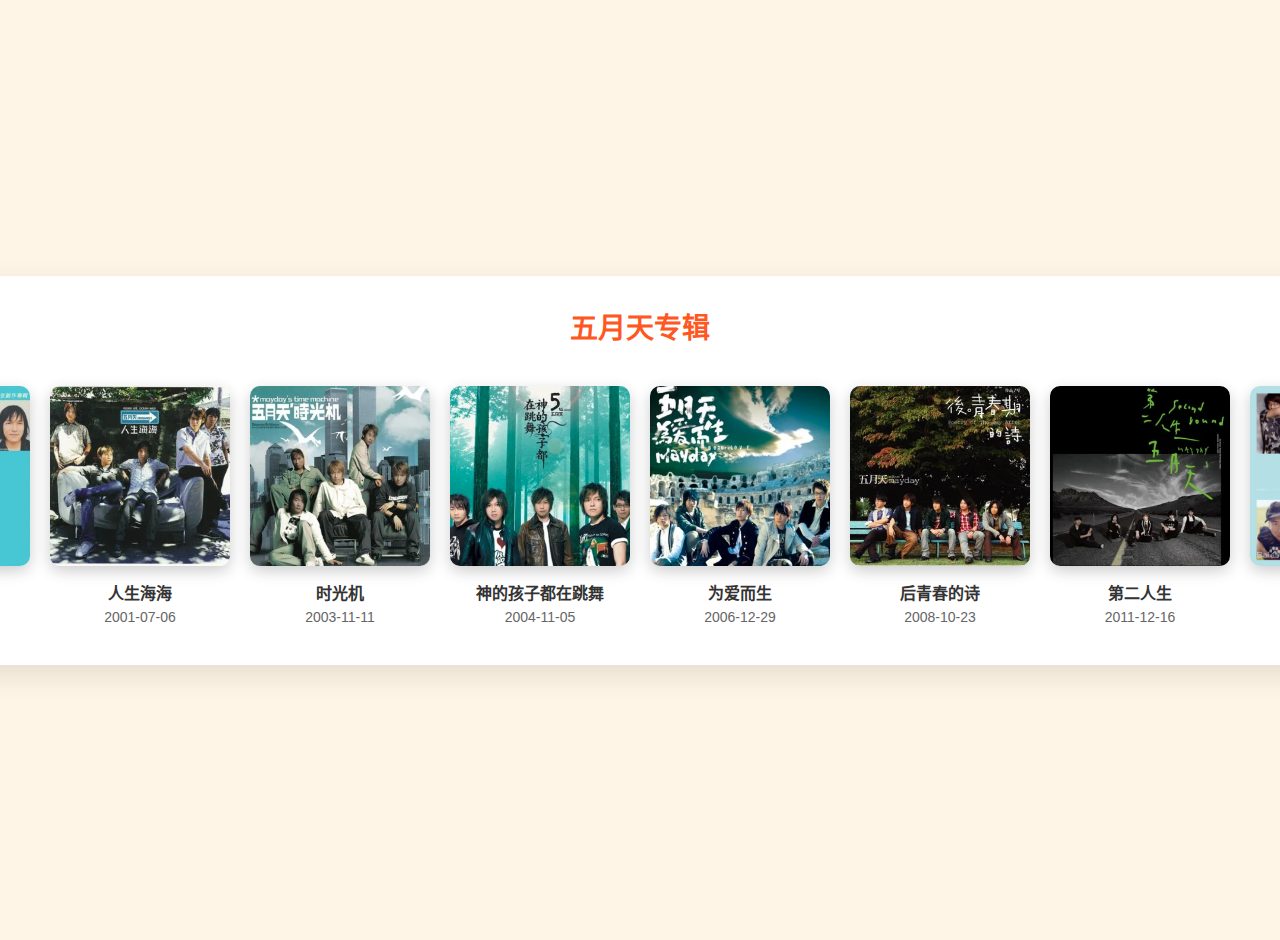
<file: albums-only.html>
<!DOCTYPE html>
<html lang="zh-CN">
<head>
    <meta charset="UTF-8">
    <meta name="viewport" content="width=device-width, initial-scale=1.0, maximum-scale=1.0, user-scalable=no">
    <title>五月天专辑展示</title>
    <link rel="stylesheet" href="styles.css">
    <style>
        /* 复制必要的样式 */
        body {
            font-family: 'Microsoft YaHei', Arial, sans-serif;
            background-color: #fff5e6;
            color: #333;
            margin: 0;
            padding: 20px;
        }
        
        .container {
            width: 100%;
            max-width: 1200px;
            margin: 0 auto;
        }
        
        .album-showcase {
            background-color: white;
            border-radius: 20px;
            padding: 30px;
            box-shadow: 0 10px 30px rgba(0, 0, 0, 0.1);
        }
        
        .showcase-title {
            text-align: center;
            color: #ff5722;
            font-size: 28px;
            margin-bottom: 30px;
        }
        
        .album-scroll-container {
            overflow-x: auto;
            -webkit-overflow-scrolling: touch;
            scroll-behavior: smooth;
        }
        
        .album-track {
            display: flex;
            gap: 20px;
            padding: 10px 0;
        }
        
        .album-item {
            min-width: 180px;
            text-align: center;
            cursor: pointer;
            transition: transform 0.3s ease;
        }
        
        .album-item:hover {
            transform: translateY(-10px);
        }
        
        .album-cover {
            width: 180px;
            height: 180px;
            border-radius: 10px;
            box-shadow: 0 5px 15px rgba(0, 0, 0, 0.2);
            margin-bottom: 10px;
        }
        
        .album-name {
            font-size: 16px;
            font-weight: bold;
            margin-bottom: 5px;
        }
        
        .album-date {
            font-size: 14px;
            color: #666;
        }
        
        /* 隐藏滚动条但保留功能 */
        .album-scroll-container::-webkit-scrollbar {
            height: 6px;
        }
        
        .album-scroll-container::-webkit-scrollbar-track {
            background: #f1f1f1;
            border-radius: 3px;
        }
        
        .album-scroll-container::-webkit-scrollbar-thumb {
            background: #ff5722;
            border-radius: 3px;
        }
        
        .album-scroll-container::-webkit-scrollbar-thumb:hover {
            background: #e64a19;
        }
    </style>
</head>
<body>
    <div class="container">
        <!-- 专辑封面展示区 - 直接显示，不隐藏 -->
        <div class="album-showcase" id="album-showcase">
            <h3 class="showcase-title">五月天专辑</h3>
            <div class="album-scroll-container">
                <div class="album-track" id="album-track">
                    <!-- 静态添加专辑项 -->
                    <div class="album-item">
                        <img src="images/第一张创作专辑 1999-07-07.png" alt="第一张创作专辑" class="album-cover">
                        <div class="album-name">第一张创作专辑</div>
                        <div class="album-date">1999-07-07</div>
                    </div>
                    <div class="album-item">
                        <img src="images/爱情万岁 2000-07-07.png" alt="爱情万岁" class="album-cover">
                        <div class="album-name">爱情万岁</div>
                        <div class="album-date">2000-07-07</div>
                    </div>
                    <div class="album-item">
                        <img src="images/人生海海 2001-07-06.png" alt="人生海海" class="album-cover">
                        <div class="album-name">人生海海</div>
                        <div class="album-date">2001-07-06</div>
                    </div>
                    <div class="album-item">
                        <img src="images/时光机 2003-11-11.png" alt="时光机" class="album-cover">
                        <div class="album-name">时光机</div>
                        <div class="album-date">2003-11-11</div>
                    </div>
                    <div class="album-item">
                        <img src="images/神的孩子都在跳舞 2004-11-05.png" alt="神的孩子都在跳舞" class="album-cover">
                        <div class="album-name">神的孩子都在跳舞</div>
                        <div class="album-date">2004-11-05</div>
                    </div>
                    <div class="album-item">
                        <img src="images/为爱而生 2006-12-29.png" alt="为爱而生" class="album-cover">
                        <div class="album-name">为爱而生</div>
                        <div class="album-date">2006-12-29</div>
                    </div>
                    <div class="album-item">
                        <img src="images/后青春的诗 2008-10-23.png" alt="后青春的诗" class="album-cover">
                        <div class="album-name">后青春的诗</div>
                        <div class="album-date">2008-10-23</div>
                    </div>
                    <div class="album-item">
                        <img src="images/第二人生 2011-12-16.png" alt="第二人生" class="album-cover">
                        <div class="album-name">第二人生</div>
                        <div class="album-date">2011-12-16</div>
                    </div>
                    <div class="album-item">
                        <img src="images/自选作品集 2013-12-30.png" alt="自选作品集" class="album-cover">
                        <div class="album-name">自选作品集</div>
                        <div class="album-date">2013-12-30</div>
                    </div>
                    <div class="album-item">
                        <img src="images/自传 2016-07-21.png" alt="自传" class="album-cover">
                        <div class="album-name">自传</div>
                        <div class="album-date">2016-07-21</div>
                    </div>
                </div>
            </div>
        </div>
    </div>
    
    <script>
        // 添加简单的点击效果
        document.querySelectorAll('.album-item').forEach(item => {
            item.addEventListener('click', () => {
                alert(`你点击了专辑：${item.querySelector('.album-name').textContent}`);
            });
        });
    </script>
</body>
</html>
</file>
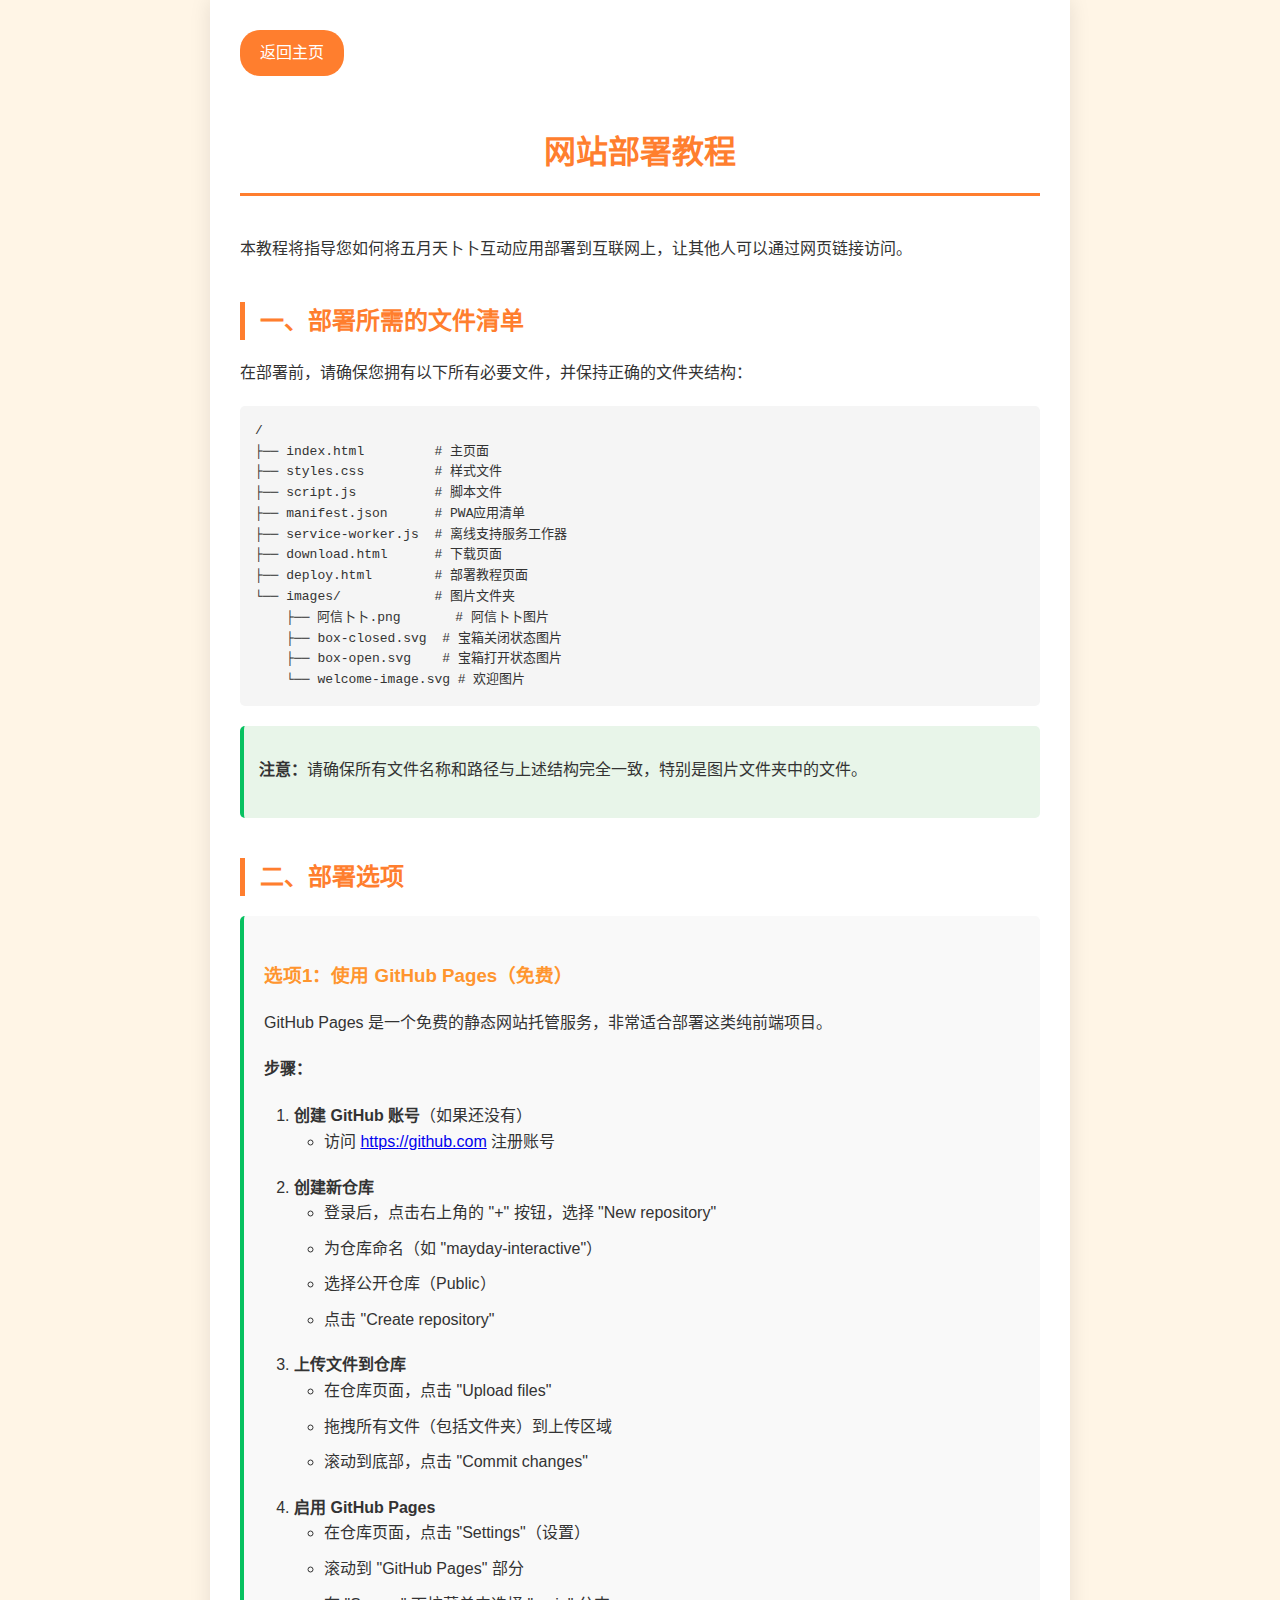
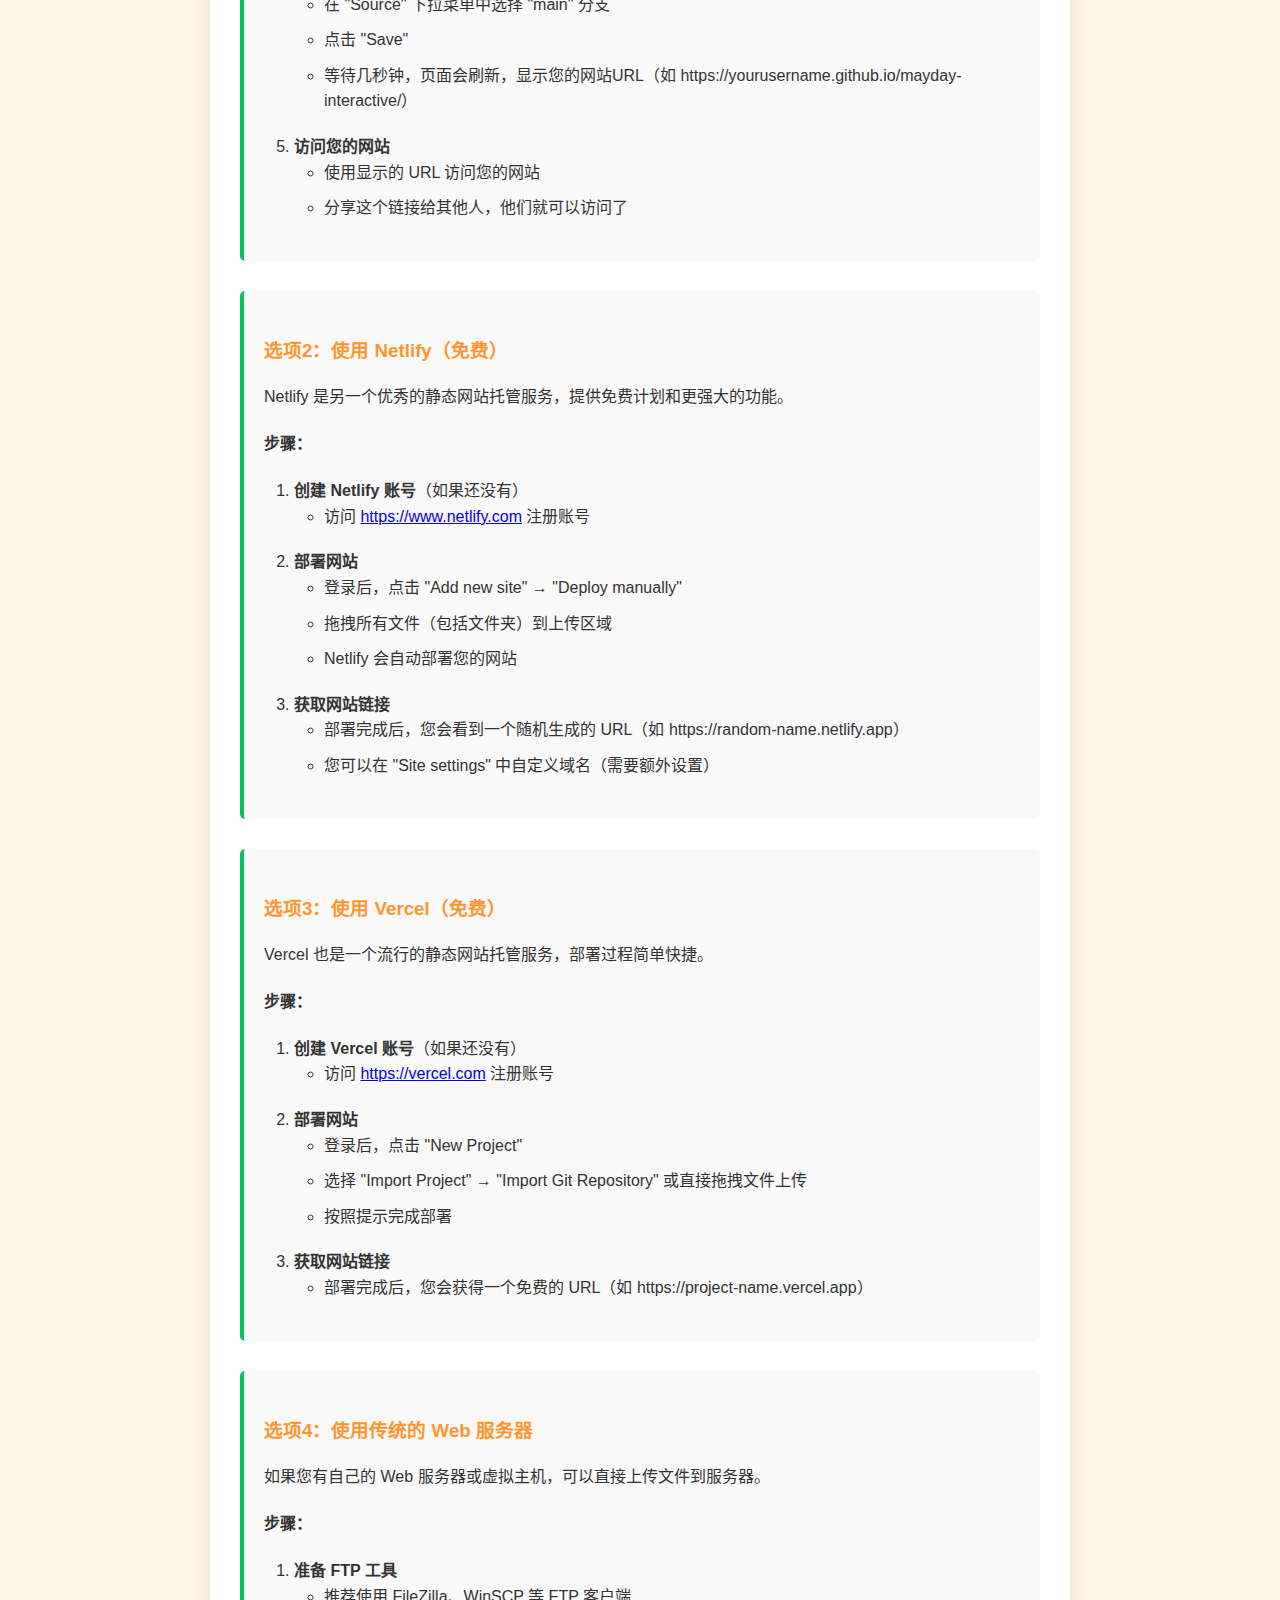
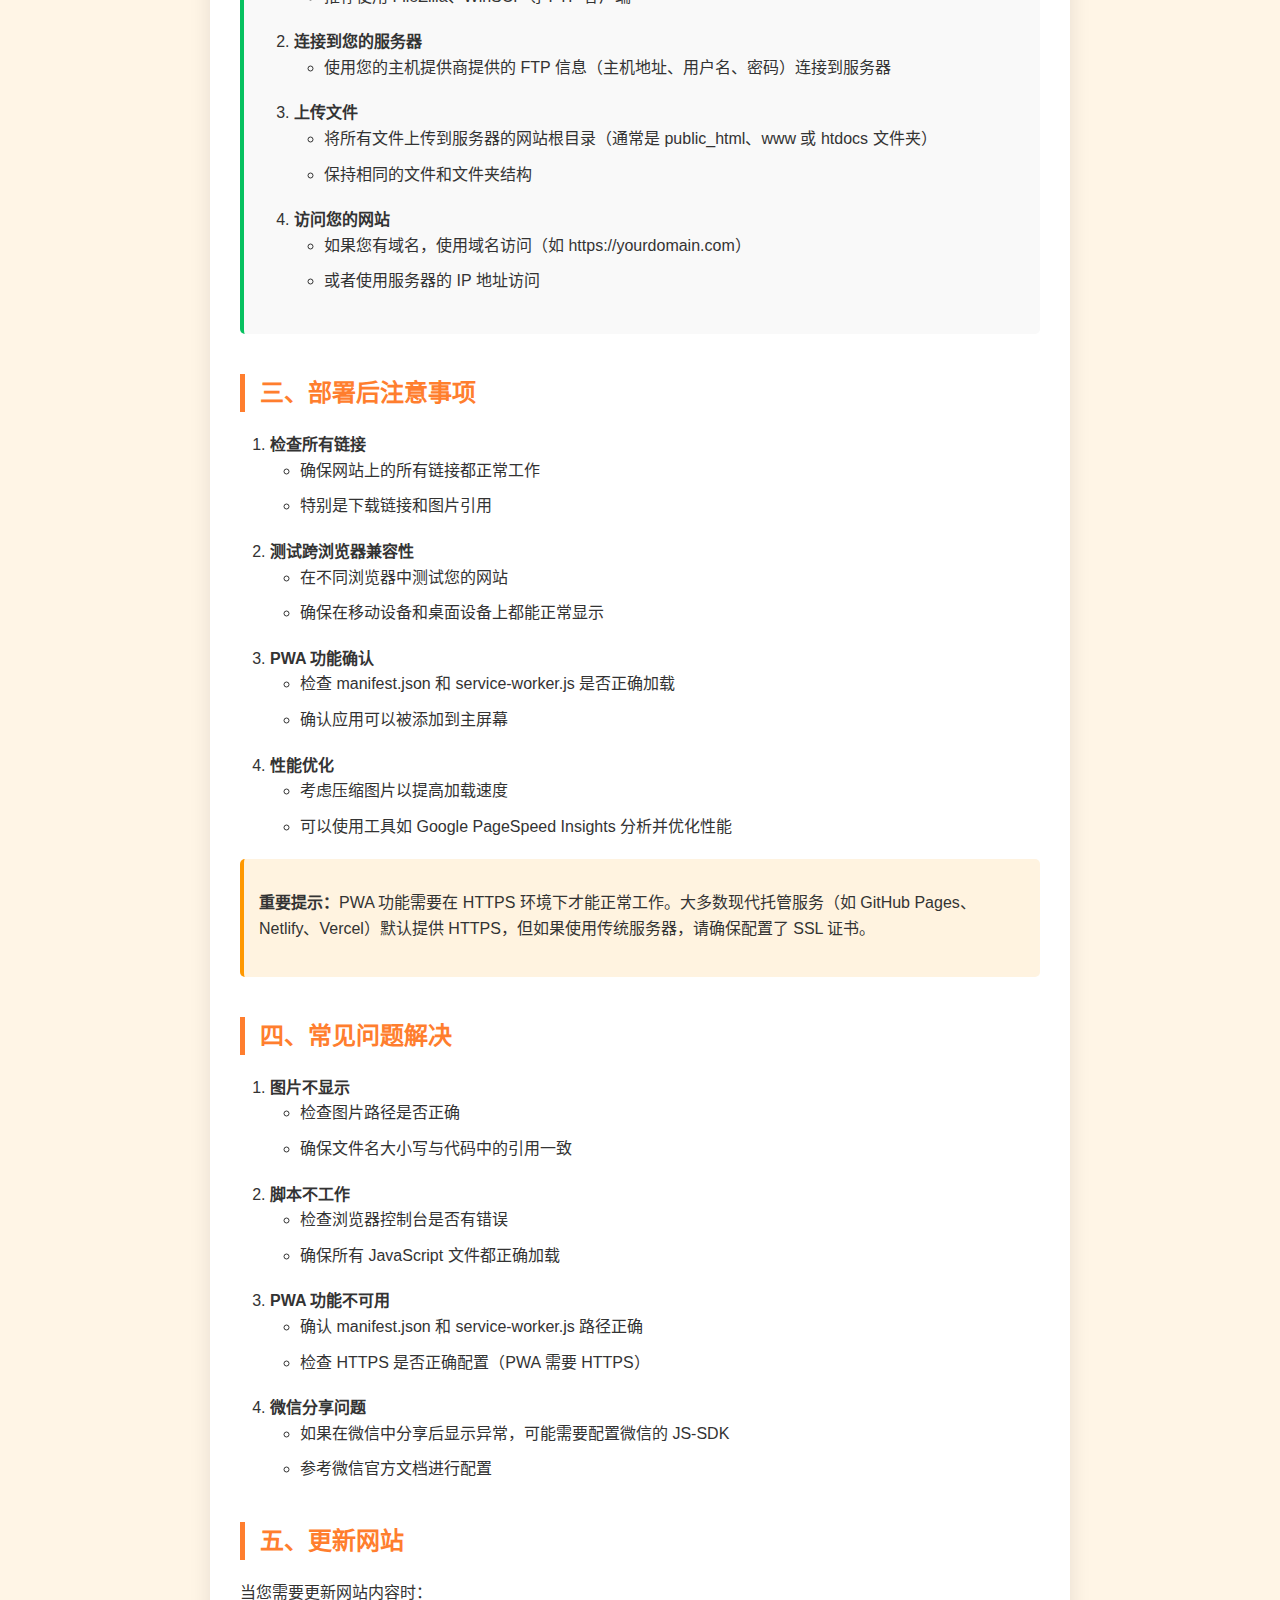
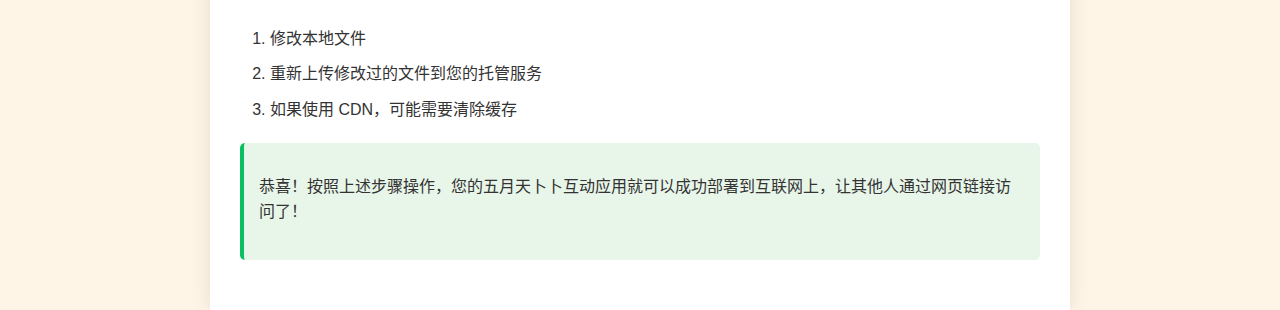
<file: deploy.html>
<!DOCTYPE html>
<html lang="zh-CN">
<head>
    <meta charset="UTF-8">
    <meta name="viewport" content="width=device-width, initial-scale=1.0">
    <title>网站部署教程 - 五月天卜卜互动</title>
    <style>
        body {
            font-family: 'Microsoft YaHei', Arial, sans-serif;
            background-color: #fff5e6;
            color: #333;
            margin: 0;
            padding: 0;
            line-height: 1.6;
        }
        .container {
            max-width: 800px;
            margin: 0 auto;
            background: white;
            padding: 30px;
            box-shadow: 0 0 20px rgba(0, 0, 0, 0.1);
            min-height: 100vh;
        }
        h1 {
            color: #ff7e2e;
            text-align: center;
            border-bottom: 3px solid #ff7e2e;
            padding-bottom: 15px;
            margin-bottom: 40px;
        }
        h2 {
            color: #ff7e2e;
            margin-top: 40px;
            border-left: 5px solid #ff7e2e;
            padding-left: 15px;
        }
        h3 {
            color: #ff952e;
            margin-top: 25px;
        }
        p {
            margin-bottom: 20px;
        }
        ul, ol {
            margin-bottom: 20px;
            padding-left: 30px;
        }
        li {
            margin-bottom: 10px;
        }
        code {
            background-color: #f5f5f5;
            padding: 2px 5px;
            border-radius: 3px;
            font-family: 'Courier New', monospace;
        }
        pre {
            background-color: #f5f5f5;
            padding: 15px;
            border-radius: 5px;
            overflow-x: auto;
            margin-bottom: 20px;
        }
        .option-card {
            background-color: #f9f9f9;
            border-left: 4px solid #07C160;
            padding: 20px;
            margin-bottom: 30px;
            border-radius: 5px;
        }
        .highlight {
            background-color: #fff8e1;
            padding: 2px 5px;
            border-radius: 3px;
        }
        .back-button {
            display: inline-block;
            background-color: #ff7e2e;
            color: white;
            padding: 10px 20px;
            text-decoration: none;
            border-radius: 20px;
            margin-bottom: 30px;
            transition: background-color 0.3s;
        }
        .back-button:hover {
            background-color: #e65c00;
        }
        .note {
            background-color: #e8f5e9;
            padding: 15px;
            border-radius: 5px;
            border-left: 4px solid #07C160;
            margin: 20px 0;
        }
        .warning {
            background-color: #fff3e0;
            padding: 15px;
            border-radius: 5px;
            border-left: 4px solid #ff9800;
            margin: 20px 0;
        }
        @media (max-width: 768px) {
            .container {
                padding: 20px;
            }
            h1 {
                font-size: 24px;
            }
            h2 {
                font-size: 20px;
            }
        }
    </style>
</head>
<body>
    <div class="container">
        <a href="index.html" class="back-button">返回主页</a>
        
        <h1>网站部署教程</h1>
        
        <p>本教程将指导您如何将五月天卜卜互动应用部署到互联网上，让其他人可以通过网页链接访问。</p>
        
        <h2>一、部署所需的文件清单</h2>
        <p>在部署前，请确保您拥有以下所有必要文件，并保持正确的文件夹结构：</p>
        
        <pre>
/
├── index.html         # 主页面
├── styles.css         # 样式文件
├── script.js          # 脚本文件
├── manifest.json      # PWA应用清单
├── service-worker.js  # 离线支持服务工作器
├── download.html      # 下载页面
├── deploy.html        # 部署教程页面
└── images/            # 图片文件夹
    ├── 阿信卜卜.png       # 阿信卜卜图片
    ├── box-closed.svg  # 宝箱关闭状态图片
    ├── box-open.svg    # 宝箱打开状态图片
    └── welcome-image.svg # 欢迎图片</pre>
        
        <div class="note">
            <p><strong>注意：</strong>请确保所有文件名称和路径与上述结构完全一致，特别是图片文件夹中的文件。</p>
        </div>
        
        <h2>二、部署选项</h2>
        
        <div class="option-card">
            <h3>选项1：使用 GitHub Pages（免费）</h3>
            <p>GitHub Pages 是一个免费的静态网站托管服务，非常适合部署这类纯前端项目。</p>
            
            <h4>步骤：</h4>
            <ol>
                <li><strong>创建 GitHub 账号</strong>（如果还没有）
                    <ul>
                        <li>访问 <a href="https://github.com" target="_blank">https://github.com</a> 注册账号</li>
                    </ul>
                </li>
                <li><strong>创建新仓库</strong>
                    <ul>
                        <li>登录后，点击右上角的 "+" 按钮，选择 "New repository"</li>
                        <li>为仓库命名（如 "mayday-interactive"）</li>
                        <li>选择公开仓库（Public）</li>
                        <li>点击 "Create repository"</li>
                    </ul>
                </li>
                <li><strong>上传文件到仓库</strong>
                    <ul>
                        <li>在仓库页面，点击 "Upload files"</li>
                        <li>拖拽所有文件（包括文件夹）到上传区域</li>
                        <li>滚动到底部，点击 "Commit changes"</li>
                    </ul>
                </li>
                <li><strong>启用 GitHub Pages</strong>
                    <ul>
                        <li>在仓库页面，点击 "Settings"（设置）</li>
                        <li>滚动到 "GitHub Pages" 部分</li>
                        <li>在 "Source" 下拉菜单中选择 "main" 分支</li>
                        <li>点击 "Save"</li>
                        <li>等待几秒钟，页面会刷新，显示您的网站URL（如 https://yourusername.github.io/mayday-interactive/）</li>
                    </ul>
                </li>
                <li><strong>访问您的网站</strong>
                    <ul>
                        <li>使用显示的 URL 访问您的网站</li>
                        <li>分享这个链接给其他人，他们就可以访问了</li>
                    </ul>
                </li>
            </ol>
        </div>
        
        <div class="option-card">
            <h3>选项2：使用 Netlify（免费）</h3>
            <p>Netlify 是另一个优秀的静态网站托管服务，提供免费计划和更强大的功能。</p>
            
            <h4>步骤：</h4>
            <ol>
                <li><strong>创建 Netlify 账号</strong>（如果还没有）
                    <ul>
                        <li>访问 <a href="https://www.netlify.com" target="_blank">https://www.netlify.com</a> 注册账号</li>
                    </ul>
                </li>
                <li><strong>部署网站</strong>
                    <ul>
                        <li>登录后，点击 "Add new site" → "Deploy manually"</li>
                        <li>拖拽所有文件（包括文件夹）到上传区域</li>
                        <li>Netlify 会自动部署您的网站</li>
                    </ul>
                </li>
                <li><strong>获取网站链接</strong>
                    <ul>
                        <li>部署完成后，您会看到一个随机生成的 URL（如 https://random-name.netlify.app）</li>
                        <li>您可以在 "Site settings" 中自定义域名（需要额外设置）</li>
                    </ul>
                </li>
            </ol>
        </div>
        
        <div class="option-card">
            <h3>选项3：使用 Vercel（免费）</h3>
            <p>Vercel 也是一个流行的静态网站托管服务，部署过程简单快捷。</p>
            
            <h4>步骤：</h4>
            <ol>
                <li><strong>创建 Vercel 账号</strong>（如果还没有）
                    <ul>
                        <li>访问 <a href="https://vercel.com" target="_blank">https://vercel.com</a> 注册账号</li>
                    </ul>
                </li>
                <li><strong>部署网站</strong>
                    <ul>
                        <li>登录后，点击 "New Project"</li>
                        <li>选择 "Import Project" → "Import Git Repository" 或直接拖拽文件上传</li>
                        <li>按照提示完成部署</li>
                    </ul>
                </li>
                <li><strong>获取网站链接</strong>
                    <ul>
                        <li>部署完成后，您会获得一个免费的 URL（如 https://project-name.vercel.app）</li>
                    </ul>
                </li>
            </ol>
        </div>
        
        <div class="option-card">
            <h3>选项4：使用传统的 Web 服务器</h3>
            <p>如果您有自己的 Web 服务器或虚拟主机，可以直接上传文件到服务器。</p>
            
            <h4>步骤：</h4>
            <ol>
                <li><strong>准备 FTP 工具</strong>
                    <ul>
                        <li>推荐使用 FileZilla、WinSCP 等 FTP 客户端</li>
                    </ul>
                </li>
                <li><strong>连接到您的服务器</strong>
                    <ul>
                        <li>使用您的主机提供商提供的 FTP 信息（主机地址、用户名、密码）连接到服务器</li>
                    </ul>
                </li>
                <li><strong>上传文件</strong>
                    <ul>
                        <li>将所有文件上传到服务器的网站根目录（通常是 public_html、www 或 htdocs 文件夹）</li>
                        <li>保持相同的文件和文件夹结构</li>
                    </ul>
                </li>
                <li><strong>访问您的网站</strong>
                    <ul>
                        <li>如果您有域名，使用域名访问（如 https://yourdomain.com）</li>
                        <li>或者使用服务器的 IP 地址访问</li>
                    </ul>
                </li>
            </ol>
        </div>
        
        <h2>三、部署后注意事项</h2>
        
        <ol>
            <li><strong>检查所有链接</strong>
                <ul>
                    <li>确保网站上的所有链接都正常工作</li>
                    <li>特别是下载链接和图片引用</li>
                </ul>
            </li>
            <li><strong>测试跨浏览器兼容性</strong>
                <ul>
                    <li>在不同浏览器中测试您的网站</li>
                    <li>确保在移动设备和桌面设备上都能正常显示</li>
                </ul>
            </li>
            <li><strong>PWA 功能确认</strong>
                <ul>
                    <li>检查 manifest.json 和 service-worker.js 是否正确加载</li>
                    <li>确认应用可以被添加到主屏幕</li>
                </ul>
            </li>
            <li><strong>性能优化</strong>
                <ul>
                    <li>考虑压缩图片以提高加载速度</li>
                    <li>可以使用工具如 Google PageSpeed Insights 分析并优化性能</li>
                </ul>
            </li>
        </ol>
        
        <div class="warning">
            <p><strong>重要提示：</strong>PWA 功能需要在 HTTPS 环境下才能正常工作。大多数现代托管服务（如 GitHub Pages、Netlify、Vercel）默认提供 HTTPS，但如果使用传统服务器，请确保配置了 SSL 证书。</p>
        </div>
        
        <h2>四、常见问题解决</h2>
        
        <ol>
            <li><strong>图片不显示</strong>
                <ul>
                    <li>检查图片路径是否正确</li>
                    <li>确保文件名大小写与代码中的引用一致</li>
                </ul>
            </li>
            <li><strong>脚本不工作</strong>
                <ul>
                    <li>检查浏览器控制台是否有错误</li>
                    <li>确保所有 JavaScript 文件都正确加载</li>
                </ul>
            </li>
            <li><strong>PWA 功能不可用</strong>
                <ul>
                    <li>确认 manifest.json 和 service-worker.js 路径正确</li>
                    <li>检查 HTTPS 是否正确配置（PWA 需要 HTTPS）</li>
                </ul>
            </li>
            <li><strong>微信分享问题</strong>
                <ul>
                    <li>如果在微信中分享后显示异常，可能需要配置微信的 JS-SDK</li>
                    <li>参考微信官方文档进行配置</li>
                </ul>
            </li>
        </ol>
        
        <h2>五、更新网站</h2>
        
        <p>当您需要更新网站内容时：</p>
        <ol>
            <li>修改本地文件</li>
            <li>重新上传修改过的文件到您的托管服务</li>
            <li>如果使用 CDN，可能需要清除缓存</li>
        </ol>
        
        <div class="note">
            <p>恭喜！按照上述步骤操作，您的五月天卜卜互动应用就可以成功部署到互联网上，让其他人通过网页链接访问了！</p>
        </div>
    </div>
</body>
</html>
</file>
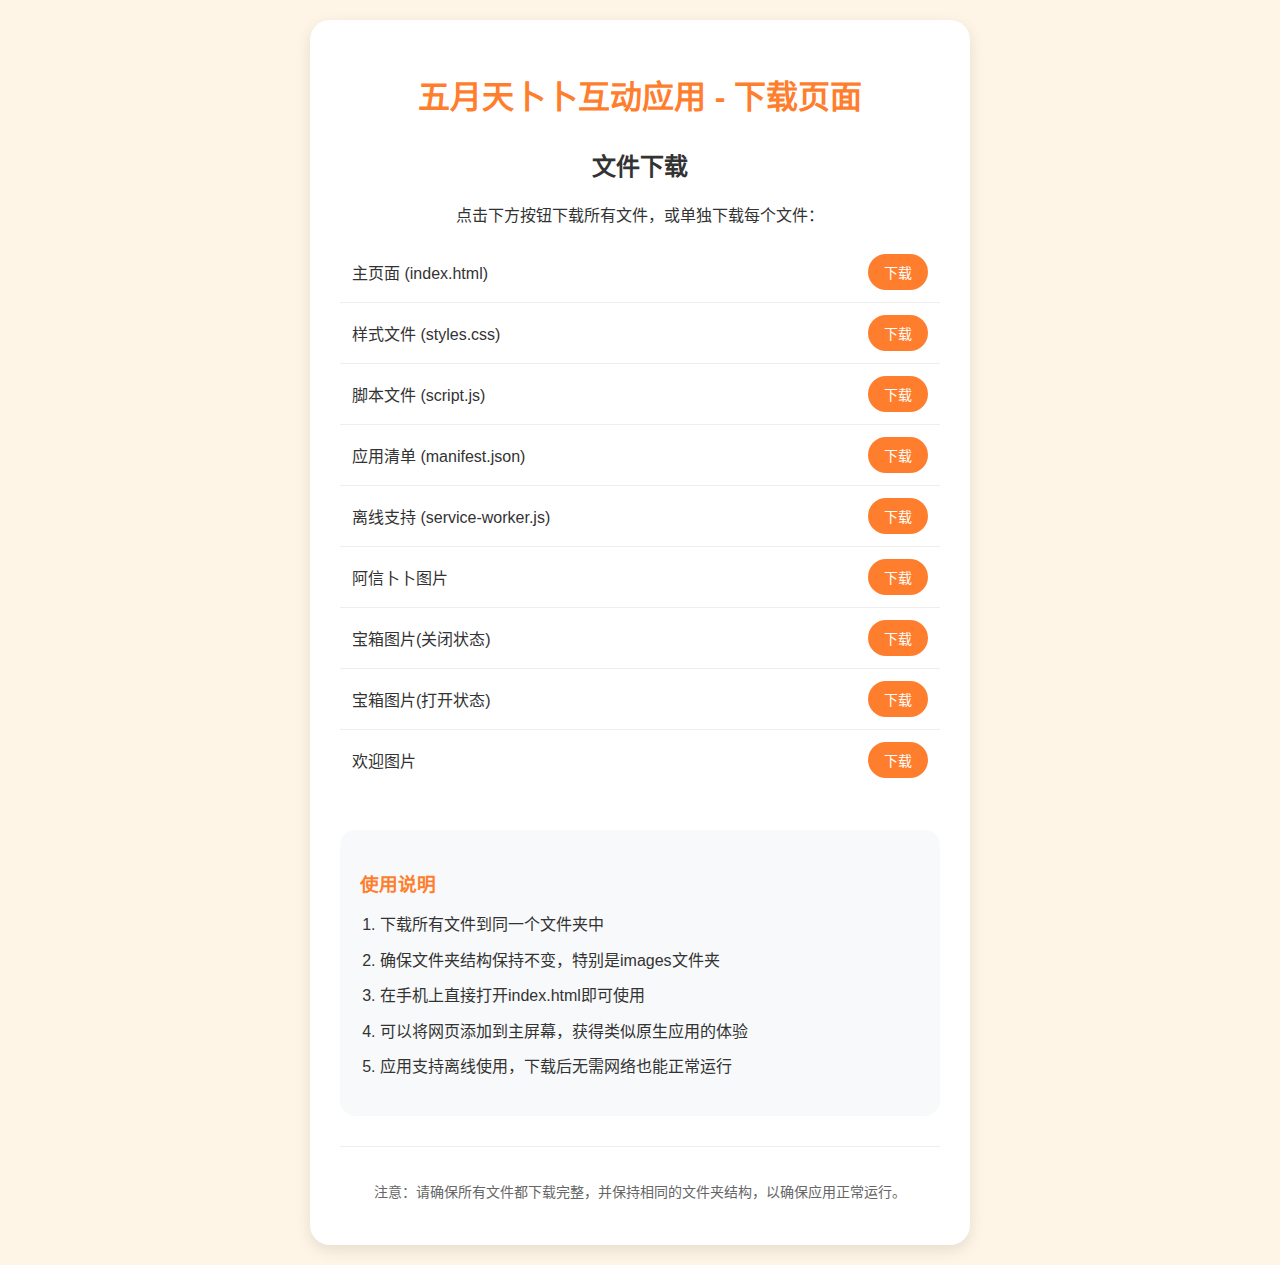
<file: download.html>
<!DOCTYPE html>
<html lang="zh-CN">
<head>
    <meta charset="UTF-8">
    <meta name="viewport" content="width=device-width, initial-scale=1.0">
    <title>五月天卜卜互动 - 下载页面</title>
    <style>
        body {
            font-family: 'Microsoft YaHei', Arial, sans-serif;
            background-color: #fff5e6;
            color: #333;
            margin: 0;
            padding: 20px;
            text-align: center;
        }
        .container {
            max-width: 600px;
            margin: 0 auto;
            background: white;
            padding: 30px;
            border-radius: 20px;
            box-shadow: 0 5px 15px rgba(0, 0, 0, 0.1);
        }
        h1 {
            color: #ff7e2e;
            margin-bottom: 30px;
        }
        .download-section {
            margin-bottom: 40px;
        }
        .file-list {
            text-align: left;
            margin-bottom: 30px;
        }
        .file-item {
            padding: 12px;
            border-bottom: 1px solid #eee;
            display: flex;
            justify-content: space-between;
            align-items: center;
        }
        .file-item:last-child {
            border-bottom: none;
        }
        .download-btn {
            background-color: #ff7e2e;
            color: white;
            border: none;
            padding: 8px 16px;
            border-radius: 20px;
            text-decoration: none;
            font-size: 14px;
            transition: background-color 0.3s;
        }
        .download-btn:hover {
            background-color: #e65c00;
        }
        .download-all {
            background-color: #07C160;
            color: white;
            border: none;
            padding: 15px 30px;
            border-radius: 30px;
            font-size: 18px;
            font-weight: bold;
            cursor: pointer;
            transition: background-color 0.3s;
        }
        .download-all:hover {
            background-color: #00A86B;
        }
        .instructions {
            background-color: #f8f9fa;
            padding: 20px;
            border-radius: 15px;
            text-align: left;
            margin-top: 30px;
        }
        .instructions h3 {
            color: #ff7e2e;
            margin-bottom: 15px;
        }
        .instructions ol {
            padding-left: 20px;
        }
        .instructions li {
            margin-bottom: 10px;
            line-height: 1.6;
        }
        .note {
            color: #666;
            font-size: 14px;
            margin-top: 30px;
            padding-top: 20px;
            border-top: 1px solid #eee;
        }
    </style>
</head>
<body>
    <div class="container">
        <h1>五月天卜卜互动应用 - 下载页面</h1>
        
        <div class="download-section">
            <h2>文件下载</h2>
            <p>点击下方按钮下载所有文件，或单独下载每个文件：</p>
            
            <div class="file-list">
                <div class="file-item">
                    <span>主页面 (index.html)</span>
                    <a href="index.html" download="index.html" class="download-btn">下载</a>
                </div>
                <div class="file-item">
                    <span>样式文件 (styles.css)</span>
                    <a href="styles.css" download="styles.css" class="download-btn">下载</a>
                </div>
                <div class="file-item">
                    <span>脚本文件 (script.js)</span>
                    <a href="script.js" download="script.js" class="download-btn">下载</a>
                </div>
                <div class="file-item">
                    <span>应用清单 (manifest.json)</span>
                    <a href="manifest.json" download="manifest.json" class="download-btn">下载</a>
                </div>
                <div class="file-item">
                    <span>离线支持 (service-worker.js)</span>
                    <a href="service-worker.js" download="service-worker.js" class="download-btn">下载</a>
                </div>
                <div class="file-item">
                    <span>阿信卜卜图片</span>
                    <a href="images/阿信卜卜.png" download="阿信卜卜.png" class="download-btn">下载</a>
                </div>
                <div class="file-item">
                    <span>宝箱图片(关闭状态)</span>
                    <a href="images/box-closed.svg" download="box-closed.svg" class="download-btn">下载</a>
                </div>
                <div class="file-item">
                    <span>宝箱图片(打开状态)</span>
                    <a href="images/box-open.svg" download="box-open.svg" class="download-btn">下载</a>
                </div>
                <div class="file-item">
                    <span>欢迎图片</span>
                    <a href="images/welcome-image.svg" download="welcome-image.svg" class="download-btn">下载</a>
                </div>
            </div>
        </div>
        
        <div class="instructions">
            <h3>使用说明</h3>
            <ol>
                <li>下载所有文件到同一个文件夹中</li>
                <li>确保文件夹结构保持不变，特别是images文件夹</li>
                <li>在手机上直接打开index.html即可使用</li>
                <li>可以将网页添加到主屏幕，获得类似原生应用的体验</li>
                <li>应用支持离线使用，下载后无需网络也能正常运行</li>
            </ol>
        </div>
        
        <div class="note">
            <p>注意：请确保所有文件都下载完整，并保持相同的文件夹结构，以确保应用正常运行。</p>
        </div>
    </div>
    
    <script>
        // 简单的下载全部提示
        document.querySelector('.download-all')?.addEventListener('click', function() {
            alert('请使用上方的文件列表，单独下载所有文件到同一个文件夹中。');
        });
    </script>
</body>
</html>
</file>
<file: styles.css>
/* 全局样式重置 */
* {
    margin: 0;
    padding: 0;
    box-sizing: border-box;
}

/* 分享按钮容器 */
.share-container {
    position: fixed;
    bottom: 30px;
    left: 50%;
    transform: translateX(-50%);
    z-index: 100;
}

/* 分享按钮样式 */
.share-btn {
    background: linear-gradient(135deg, #07C160, #00A86B);
    color: white;
    border: none;
    border-radius: 30px;
    padding: 12px 24px;
    font-size: 16px;
    font-weight: 600;
    cursor: pointer;
    display: flex;
    align-items: center;
    justify-content: center;
    gap: 8px;
    box-shadow: 0 4px 12px rgba(7, 193, 96, 0.3);
    transition: all 0.3s ease;
    touch-action: manipulation;
    -webkit-tap-highlight-color: transparent;
}

.share-btn:hover,
.share-btn:active {
    background: linear-gradient(135deg, #00A86B, #067a46);
    transform: translateY(-2px);
    box-shadow: 0 6px 16px rgba(7, 193, 96, 0.4);
}

.share-btn:active {
    transform: translateY(0);
}

/* 基础样式 */
body {
    font-family: 'Microsoft YaHei', Arial, sans-serif;
    background-color: #fff5e6;
    color: #333;
    display: flex;
    justify-content: center;
    align-items: center;
    min-height: 100vh;
    overflow-x: hidden;
}

/* 主容器 */
.container {
    position: relative;
    width: 100%;
    max-width: 800px;
    padding: 20px;
    text-align: center;
    min-height: 100vh;
    display: flex;
    flex-direction: column;
    justify-content: center;
    align-items: center;
}

/* 宝箱样式 */
.treasure-box {
    position: relative;
    display: inline-block;
    cursor: pointer;
    transition: transform 0.3s ease;
    /* 触摸友好 */
    touch-action: manipulation;
    -webkit-tap-highlight-color: transparent;
}

.treasure-box:hover,
.treasure-box:active {
    transform: scale(1.05);
}

.treasure-box img {
    max-width: 100%;
    height: auto;
    max-height: 400px;
    /* 优化加载性能 */
    image-rendering: optimizeQuality;
    -webkit-backface-visibility: hidden;
    backface-visibility: hidden;
}

/* 图片容器 */
.image-container {
    position: absolute;
    top: 40%;
    left: 50%;
    transform: translate(-50%, -50%);
    width: 100%;
    max-width: 550px;
    z-index: 10;
}

.image-container img {
    max-width: 100%;
    height: auto;
    max-height: 450px;
    border-radius: 20px;
    box-shadow: 0 10px 30px rgba(255, 102, 0, 0.3);
}

/* 文字消息样式 */
.text-message {
    background-color: #ff7e2e;
    color: white;
    padding: 30px;
    border-radius: 30px;
    font-size: 24px;
    font-weight: bold;
    box-shadow: 0 5px 15px rgba(0, 0, 0, 0.2);
    z-index: 20;
    overflow: hidden;
    position: relative;
    max-width: 90%;
    width: 100%;
    max-width: 800px;
    text-align: center;
    display: flex;
    flex-direction: column;
    align-items: center;
    margin: 0 auto;
}

/* 欢迎消息中的主图片 */
.welcome-main-image {
    max-width: 100%;
    height: auto;
    max-height: 400px;
    margin-bottom: 25px;
    border-radius: 15px;
    box-shadow: 0 5px 15px rgba(0, 0, 0, 0.3);
    object-fit: contain;
}

/* 文字消息背景装饰 */
.text-message::before {
    content: '';
    position: absolute;
    top: -50%;
    left: -50%;
    width: 200%;
    height: 200%;
    background: radial-gradient(circle, transparent 20%, rgba(255,255,255,0.1) 20%, rgba(255,255,255,0.1) 40%, transparent 40%) 0 0, 
                radial-gradient(circle, transparent 20%, rgba(255,255,255,0.1) 20%, rgba(255,255,255,0.1) 40%, transparent 40%) 50px 50px;
    background-size: 100px 100px;
    animation: floatBackground 10s linear infinite;
    z-index: 0;
}

.text-message p {
    position: relative;
    z-index: 1;
    animation: pulseText 2s ease-in-out infinite;
}

/* 跳动爱心动画 */
@keyframes heartbeat {
    0%, 100% {
        transform: scale(1);
    }
    14% {
        transform: scale(1.3);
    }
    28% {
        transform: scale(1);
    }
    42% {
        transform: scale(1.3);
    }
    70% {
        transform: scale(1);
    }
}

.text-message p::after {
    content: '❤';
    display: inline-block;
    margin-left: 10px;
    animation: heartbeat 1.5s infinite;
    color: #fff;
}

/* 文本脉冲动画 */
@keyframes pulseText {
    0%, 100% {
        transform: scale(1);
    }
    50% {
        transform: scale(1.05);
    }
}

/* 背景浮动动画 */
@keyframes floatBackground {
    0% {
        transform: translateY(0);
    }
    50% {
        transform: translateY(20px);
    }
    100% {
        transform: translateY(0);
    }
}

/* 弹窗样式 */
.modal {
    position: fixed;
    top: 0;
    left: 0;
    width: 100%;
    height: 100%;
    background-color: rgba(0, 0, 0, 0.5);
    display: flex;
    justify-content: center;
    align-items: center;
    z-index: 100;
    animation: fadeIn 0.3s ease;
}

.modal-content {
    background-color: white;
    border-radius: 20px;
    padding: 40px;
    max-width: 500px;
    width: 90%;
    box-shadow: 0 10px 40px rgba(0, 0, 0, 0.3);
    animation: slideIn 0.4s ease;
    text-align: center;
}

.modal-content h2 {
    color: #ff7e2e;
    margin-bottom: 30px;
    font-size: 28px;
}

.lyrics {
    background-color: #fff5e6;
    padding: 20px;
    border-radius: 15px;
    margin-bottom: 30px;
    border: 2px dashed #ffb380;
}

.lyrics p {
    font-size: 20px;
    color: #e65c00;
    line-height: 1.6;
}

/* 输入区域 */
.input-area {
    margin-bottom: 20px;
}

.input-area input {
    width: 100%;
    padding: 15px;
    font-size: 18px;
    border: 3px solid #ffb380;
    border-radius: 10px;
    margin-bottom: 20px;
    transition: border-color 0.3s ease;
}

.input-area input:focus {
    outline: none;
    border-color: #ff7e2e;
}

.input-area button {
    background-color: #ff7e2e;
    color: white;
    border: none;
    padding: 15px 40px;
    font-size: 20px;
    border-radius: 25px;
    cursor: pointer;
    transition: all 0.3s ease;
    font-weight: bold;
}

.input-area button:hover {
    background-color: #e65c00;
    transform: translateY(-2px);
    box-shadow: 0 5px 15px rgba(255, 126, 46, 0.4);
}

.input-area button:active {
    transform: translateY(0);
}

/* 错误消息 */
.error-message {
    color: #e74c3c;
    font-size: 16px;
    margin-top: 10px;
}

/* 隐藏类 */
.hidden {
    display: none;
}

/* 动画效果 */
@keyframes fadeIn {
    from { opacity: 0; }
    to { opacity: 1; }
}

@keyframes slideIn {
    from {
        opacity: 0;
        transform: translateY(-50px) scale(0.9);
    }
    to {
        opacity: 1;
        transform: translateY(0) scale(1);
    }
}

@keyframes boxOpen {
    0% { transform: scale(1) rotate(0deg); }
    50% { transform: scale(1.1) rotate(5deg); }
    100% { transform: scale(1) rotate(0deg); }
}

@keyframes slideUp {
    from {
        opacity: 0;
        transform: translateY(50px);
    }
    to {
        opacity: 1;
        transform: translateY(0);
    }
}

@keyframes fadeInUp {
    from {
        opacity: 0;
        transform: translateY(30px);
    }
    to {
        opacity: 1;
        transform: translateY(0);
    }
}

/* 响应式设计 */
@media (max-width: 768px) {
    .modal-content {
        padding: 30px 20px;
        margin: 20px;
        max-height: 80vh;
        overflow-y: auto;
    }
    
    .modal-content h2 {
        font-size: 24px;
        line-height: 1.3;
    }
    
    .lyrics p {
        font-size: 18px;
    }
    
    .input-area input {
        font-size: 16px;
        padding: 14px;
        /* 触摸友好的输入框 */
        min-height: 50px;
        font-family: inherit;
    }
    
    .input-area button {
        font-size: 18px;
        padding: 14px;
        /* 触摸友好的按钮 */
        min-height: 50px;
        width: 100%;
    }
    
    .text-message {
        font-size: 20px;
        padding: 20px;
        max-width: 95%;
        margin: 0 auto;
    }
    
    .welcome-main-image {
        max-height: 300px;
        margin-bottom: 20px;
    }
    
    /* 宝箱和图片适应 */
    .treasure-box img {
        max-height: 300px;
    }
    
    .image-container img {
        max-height: 400px;
    }
    
    .container {
        padding: 15px;
    }
}

@media (max-width: 480px) {
    .modal-content {
        padding: 25px 15px;
        margin: 15px;
    }
    
    .modal-content h2 {
        font-size: 20px;
    }
    
    .lyrics p {
        font-size: 16px;
        line-height: 1.5;
    }
    
    .text-message {
        font-size: 18px;
        padding: 15px;
        border-radius: 20px;
        max-width: 100%;
        margin: 0 auto;
    }
    
    .welcome-main-image {
        max-height: 250px;
        margin-bottom: 15px;
    }
    
    .container {
        padding: 10px;
        min-height: 100vh;
        display: flex;
        flex-direction: column;
        justify-content: center;
    }
    
    /* 宝箱和图片进一步适应 */
    .treasure-box img {
        max-height: 250px;
    }
    
    .image-container img {
        max-height: 300px;
        border-radius: 15px;
    }
    
    .share-btn {
        padding: 10px 20px;
        font-size: 14px;
    }
    
    .share-container {
        bottom: 20px;
    }
}

@media (max-height: 600px) {
    /* 横屏模式优化 */
    .container {
        padding: 10px;
        flex-direction: row;
        flex-wrap: wrap;
        gap: 10px;
    }
    
    .treasure-box img {
        max-height: 200px;
    }
    
    .image-container img {
        max-height: 250px;
    }
    
    .text-message {
        font-size: 16px;
        padding: 10px 15px;
        max-width: 100%;
        margin: 0 auto;
    }
    
    .welcome-main-image {
        max-height: 180px;
        margin-bottom: 10px;
    }
}

/* 高DPI屏幕优化 */
@media (-webkit-device-pixel-ratio: 2), (resolution: 192dpi) {
    .treasure-box img,
    .image-container img {
        image-rendering: -webkit-optimize-contrast;
    }
}

/* 加载动画 */
@keyframes pulse {
    0% { transform: scale(1); }
    50% { transform: scale(1.05); }
    100% { transform: scale(1); }
}

.loading {
    animation: pulse 1s infinite ease-in-out;
}
</file>
